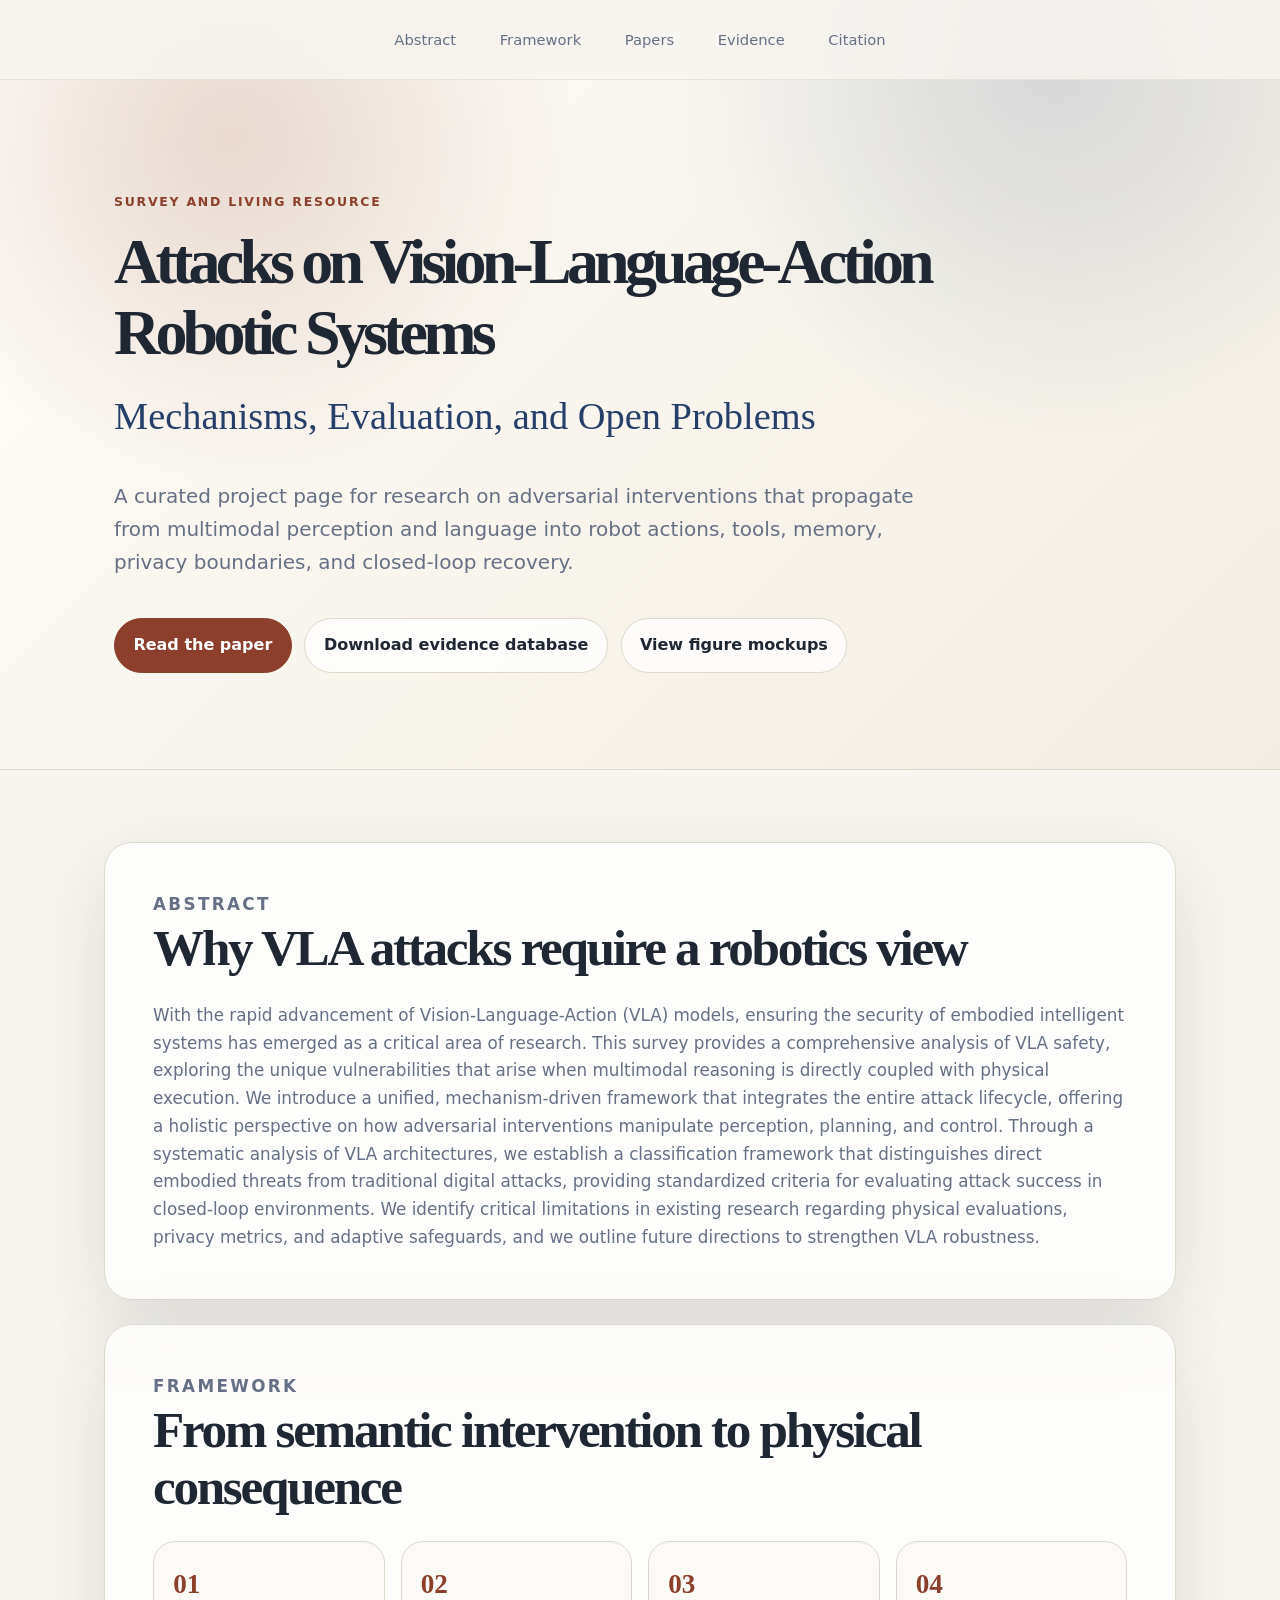
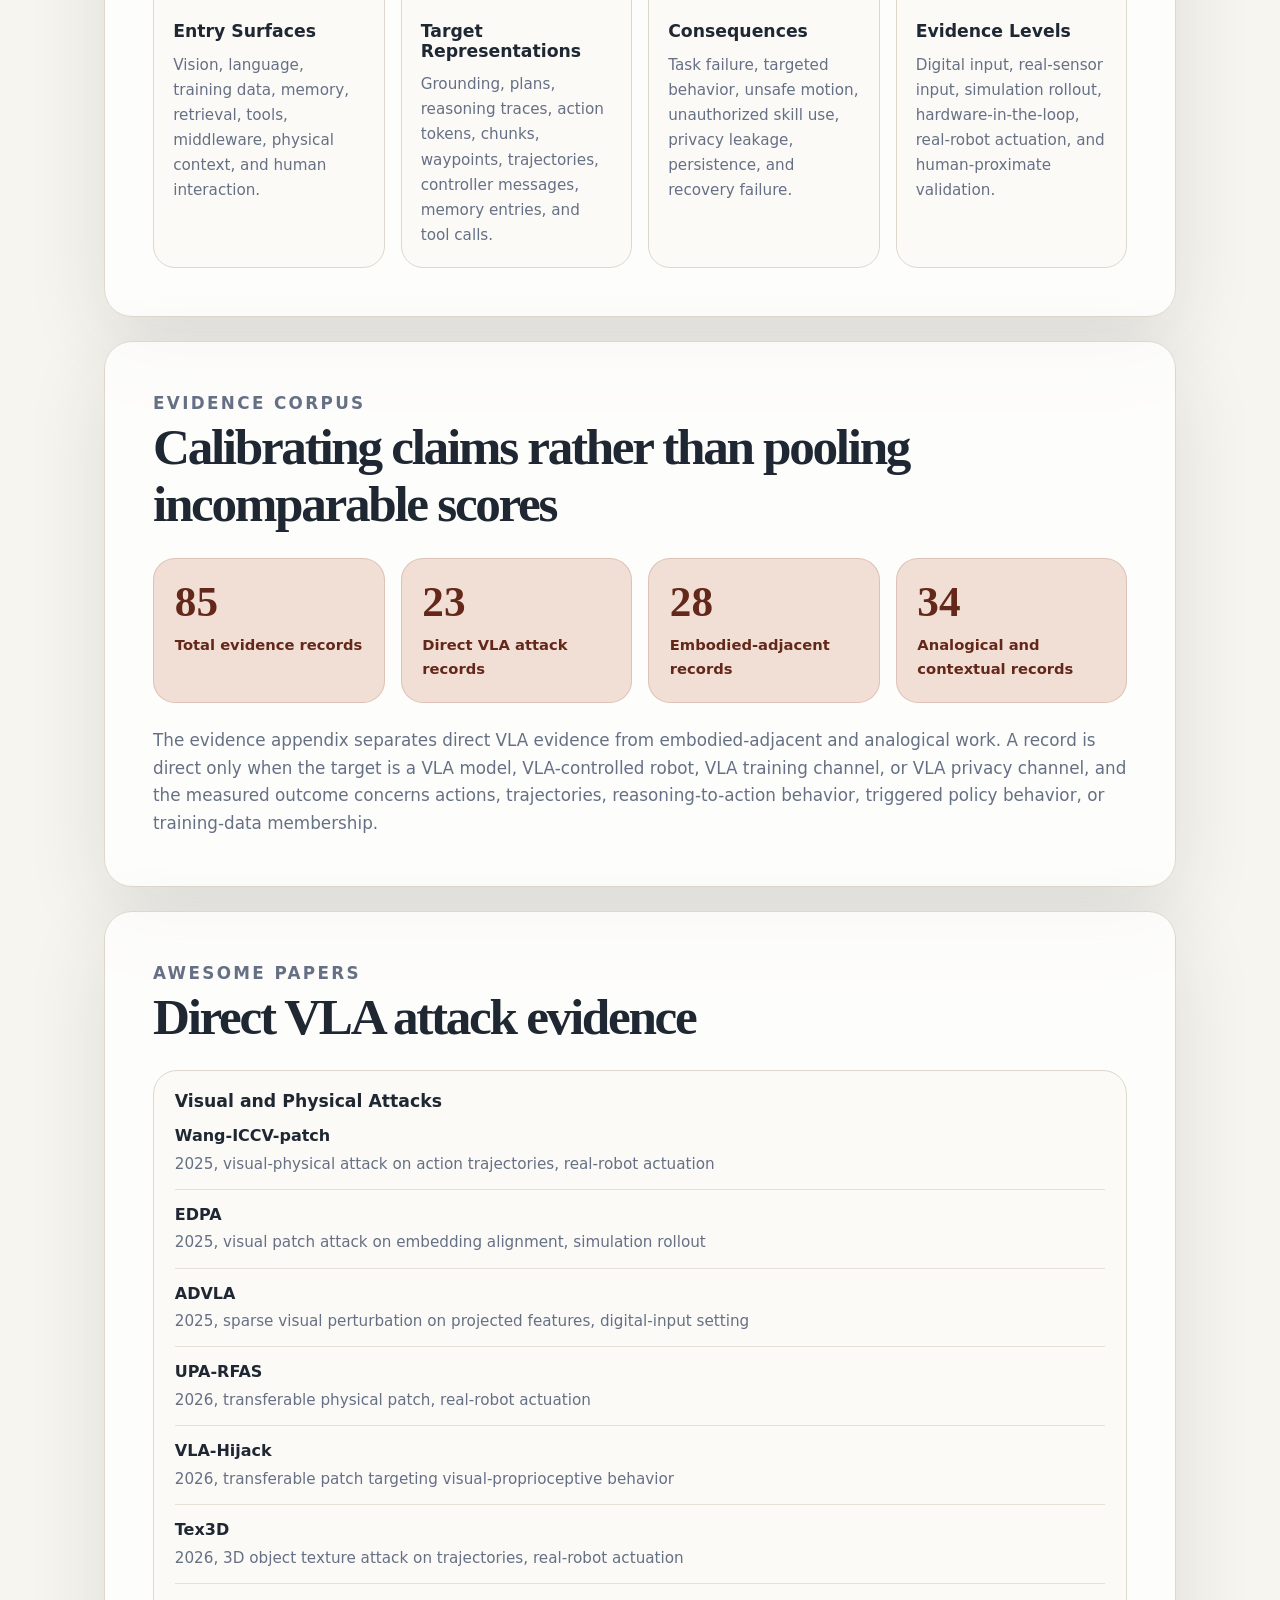
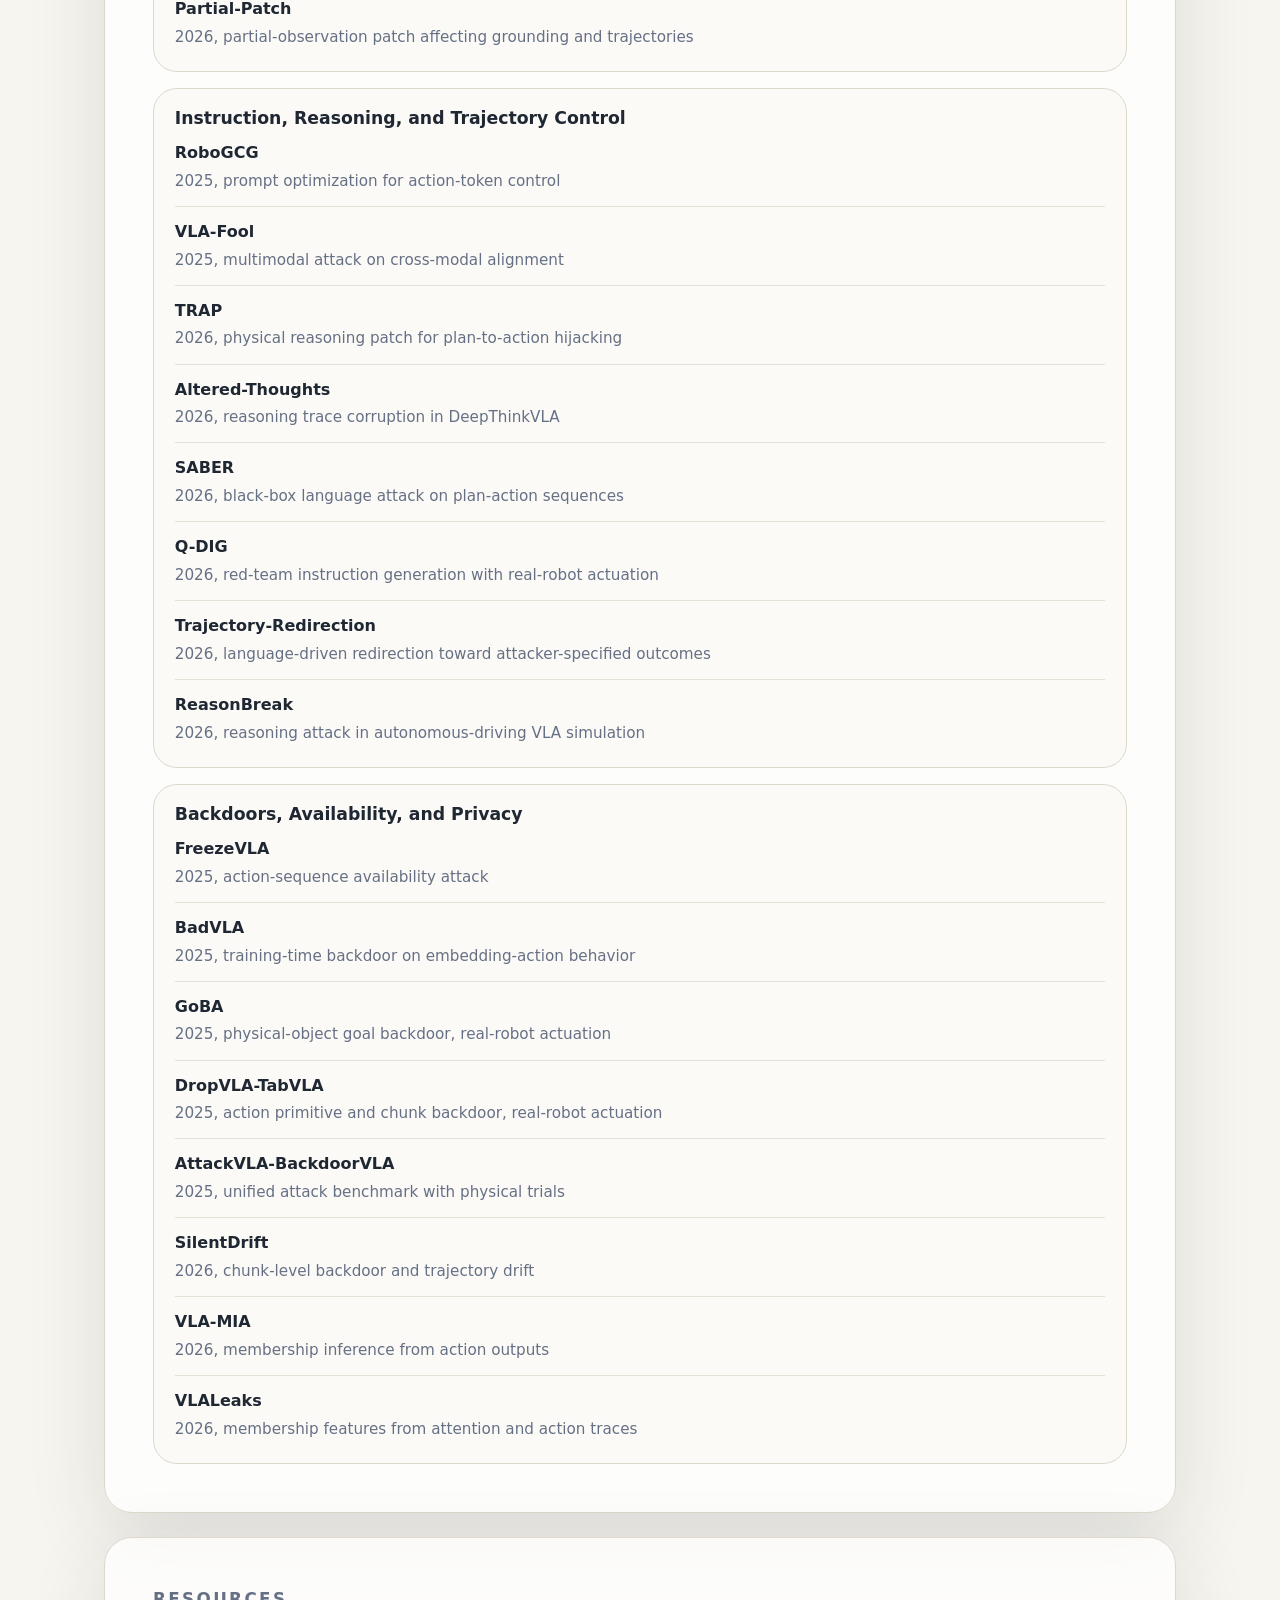
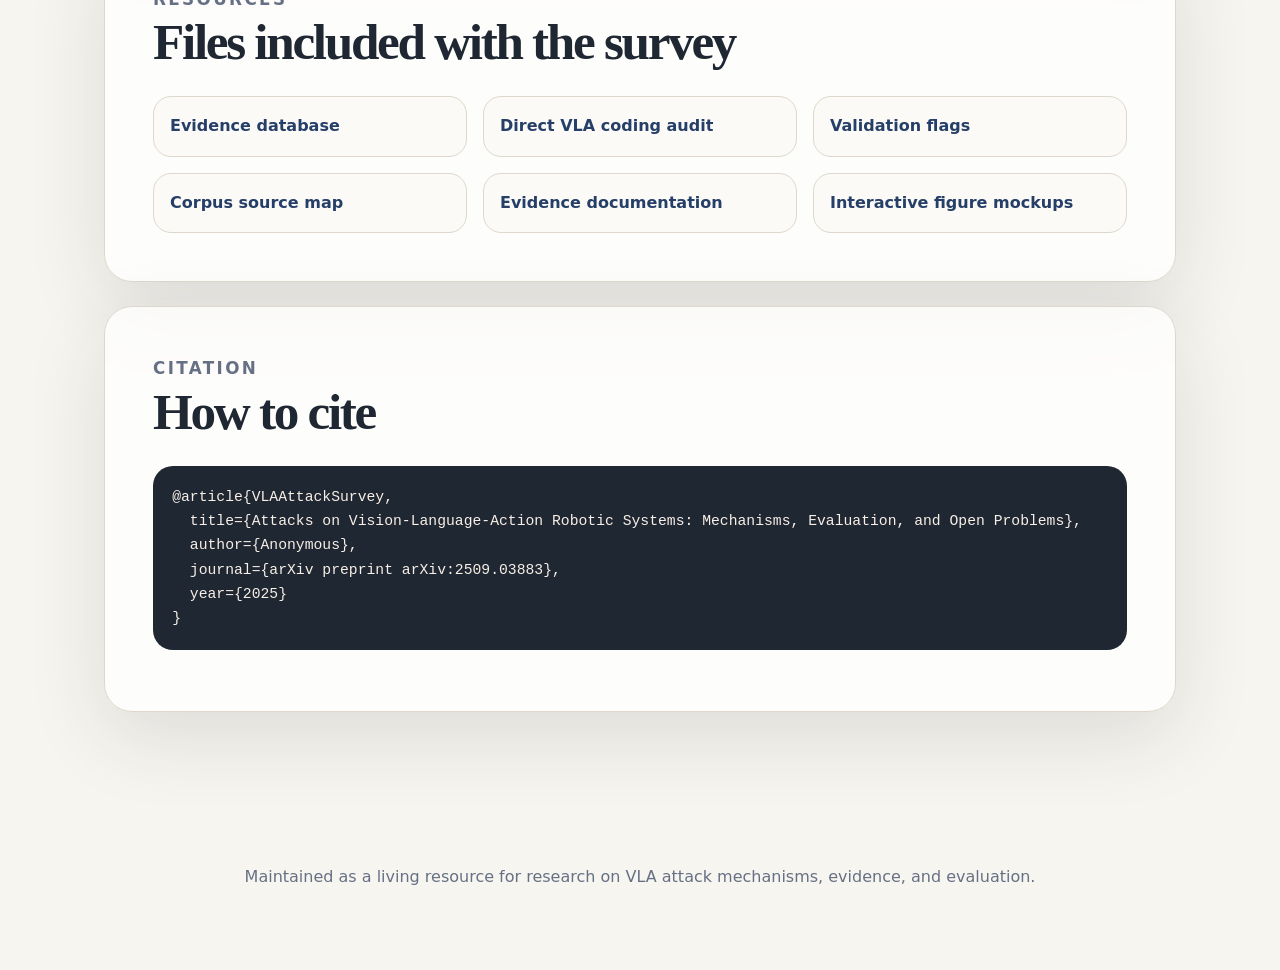
<file: index.html>
<!doctype html>
<html lang="en">
<head>
  <meta charset="utf-8">
  <meta name="viewport" content="width=device-width, initial-scale=1">
  <title>Attacks on Vision-Language-Action Robotic Systems</title>
  <meta name="description" content="Project page for the survey Attacks on Vision-Language-Action Robotic Systems: Mechanisms, Evaluation, and Open Problems.">
  <link rel="stylesheet" href="site.css">
</head>
<body>
  <header class="hero">
    <nav class="nav" aria-label="Primary">
      <a href="#abstract">Abstract</a>
      <a href="#framework">Framework</a>
      <a href="#papers">Papers</a>
      <a href="#evidence">Evidence</a>
      <a href="#citation">Citation</a>
    </nav>
    <div class="hero-inner">
      <p class="eyebrow">Survey and living resource</p>
      <h1>Attacks on Vision-Language-Action Robotic Systems</h1>
      <p class="subtitle">Mechanisms, Evaluation, and Open Problems</p>
      <p class="lead">
        A curated project page for research on adversarial interventions that propagate from multimodal perception and language into robot actions, tools, memory, privacy boundaries, and closed-loop recovery.
      </p>
      <div class="actions">
        <a class="button primary" href="main.pdf">Read the paper</a>
        <a class="button" href="tables/vla_attack_evidence_database_v2026-06-16.csv">Download evidence database</a>
        <a class="button" href="figure_mockups/index.html">View figure mockups</a>
      </div>
    </div>
  </header>

  <main>
    <section id="abstract" class="section">
      <div class="section-heading">
        <p class="kicker">Abstract</p>
        <h2>Why VLA attacks require a robotics view</h2>
      </div>
      <p>
        With the rapid advancement of Vision-Language-Action (VLA) models, ensuring the security of embodied intelligent systems has emerged as a critical area of research. This survey provides a comprehensive analysis of VLA safety, exploring the unique vulnerabilities that arise when multimodal reasoning is directly coupled with physical execution. We introduce a unified, mechanism-driven framework that integrates the entire attack lifecycle, offering a holistic perspective on how adversarial interventions manipulate perception, planning, and control. Through a systematic analysis of VLA architectures, we establish a classification framework that distinguishes direct embodied threats from traditional digital attacks, providing standardized criteria for evaluating attack success in closed-loop environments. We identify critical limitations in existing research regarding physical evaluations, privacy metrics, and adaptive safeguards, and we outline future directions to strengthen VLA robustness.
      </p>
    </section>

    <section class="section grid-section" id="framework">
      <div class="section-heading">
        <p class="kicker">Framework</p>
        <h2>From semantic intervention to physical consequence</h2>
      </div>
      <div class="cards">
        <article class="card">
          <span class="card-number">01</span>
          <h3>Entry Surfaces</h3>
          <p>Vision, language, training data, memory, retrieval, tools, middleware, physical context, and human interaction.</p>
        </article>
        <article class="card">
          <span class="card-number">02</span>
          <h3>Target Representations</h3>
          <p>Grounding, plans, reasoning traces, action tokens, chunks, waypoints, trajectories, controller messages, memory entries, and tool calls.</p>
        </article>
        <article class="card">
          <span class="card-number">03</span>
          <h3>Consequences</h3>
          <p>Task failure, targeted behavior, unsafe motion, unauthorized skill use, privacy leakage, persistence, and recovery failure.</p>
        </article>
        <article class="card">
          <span class="card-number">04</span>
          <h3>Evidence Levels</h3>
          <p>Digital input, real-sensor input, simulation rollout, hardware-in-the-loop, real-robot actuation, and human-proximate validation.</p>
        </article>
      </div>
    </section>

    <section class="section stats" id="evidence">
      <div class="section-heading">
        <p class="kicker">Evidence Corpus</p>
        <h2>Calibrating claims rather than pooling incomparable scores</h2>
      </div>
      <div class="stat-grid">
        <div class="stat">
          <strong>85</strong>
          <span>Total evidence records</span>
        </div>
        <div class="stat">
          <strong>23</strong>
          <span>Direct VLA attack records</span>
        </div>
        <div class="stat">
          <strong>28</strong>
          <span>Embodied-adjacent records</span>
        </div>
        <div class="stat">
          <strong>34</strong>
          <span>Analogical and contextual records</span>
        </div>
      </div>
      <p>
        The evidence appendix separates direct VLA evidence from embodied-adjacent and analogical work. A record is direct only when the target is a VLA model, VLA-controlled robot, VLA training channel, or VLA privacy channel, and the measured outcome concerns actions, trajectories, reasoning-to-action behavior, triggered policy behavior, or training-data membership.
      </p>
    </section>

    <section class="section" id="papers">
      <div class="section-heading">
        <p class="kicker">Awesome Papers</p>
        <h2>Direct VLA attack evidence</h2>
      </div>
      <div class="paper-groups">
        <article class="paper-group">
          <h3>Visual and Physical Attacks</h3>
          <ul>
            <li><strong>Wang-ICCV-patch</strong> <span>2025, visual-physical attack on action trajectories, real-robot actuation</span></li>
            <li><strong>EDPA</strong> <span>2025, visual patch attack on embedding alignment, simulation rollout</span></li>
            <li><strong>ADVLA</strong> <span>2025, sparse visual perturbation on projected features, digital-input setting</span></li>
            <li><strong>UPA-RFAS</strong> <span>2026, transferable physical patch, real-robot actuation</span></li>
            <li><strong>VLA-Hijack</strong> <span>2026, transferable patch targeting visual-proprioceptive behavior</span></li>
            <li><strong>Tex3D</strong> <span>2026, 3D object texture attack on trajectories, real-robot actuation</span></li>
            <li><strong>Partial-Patch</strong> <span>2026, partial-observation patch affecting grounding and trajectories</span></li>
          </ul>
        </article>
        <article class="paper-group">
          <h3>Instruction, Reasoning, and Trajectory Control</h3>
          <ul>
            <li><strong>RoboGCG</strong> <span>2025, prompt optimization for action-token control</span></li>
            <li><strong>VLA-Fool</strong> <span>2025, multimodal attack on cross-modal alignment</span></li>
            <li><strong>TRAP</strong> <span>2026, physical reasoning patch for plan-to-action hijacking</span></li>
            <li><strong>Altered-Thoughts</strong> <span>2026, reasoning trace corruption in DeepThinkVLA</span></li>
            <li><strong>SABER</strong> <span>2026, black-box language attack on plan-action sequences</span></li>
            <li><strong>Q-DIG</strong> <span>2026, red-team instruction generation with real-robot actuation</span></li>
            <li><strong>Trajectory-Redirection</strong> <span>2026, language-driven redirection toward attacker-specified outcomes</span></li>
            <li><strong>ReasonBreak</strong> <span>2026, reasoning attack in autonomous-driving VLA simulation</span></li>
          </ul>
        </article>
        <article class="paper-group">
          <h3>Backdoors, Availability, and Privacy</h3>
          <ul>
            <li><strong>FreezeVLA</strong> <span>2025, action-sequence availability attack</span></li>
            <li><strong>BadVLA</strong> <span>2025, training-time backdoor on embedding-action behavior</span></li>
            <li><strong>GoBA</strong> <span>2025, physical-object goal backdoor, real-robot actuation</span></li>
            <li><strong>DropVLA-TabVLA</strong> <span>2025, action primitive and chunk backdoor, real-robot actuation</span></li>
            <li><strong>AttackVLA-BackdoorVLA</strong> <span>2025, unified attack benchmark with physical trials</span></li>
            <li><strong>SilentDrift</strong> <span>2026, chunk-level backdoor and trajectory drift</span></li>
            <li><strong>VLA-MIA</strong> <span>2026, membership inference from action outputs</span></li>
            <li><strong>VLALeaks</strong> <span>2026, membership features from attention and action traces</span></li>
          </ul>
        </article>
      </div>
    </section>

    <section class="section resources">
      <div class="section-heading">
        <p class="kicker">Resources</p>
        <h2>Files included with the survey</h2>
      </div>
      <div class="resource-grid">
        <a href="tables/vla_attack_evidence_database_v2026-06-16.csv">Evidence database</a>
        <a href="tables/direct_vla_coding_audit_v2026-06-16.csv">Direct VLA coding audit</a>
        <a href="tables/direct_vla_validation_flags_v2026-06-16.csv">Validation flags</a>
        <a href="tables/vla_attack_corpus_source_v2026-06-16.csv">Corpus source map</a>
        <a href="tables/README_vla_attack_evidence_database.md">Evidence documentation</a>
        <a href="figure_mockups/index.html">Interactive figure mockups</a>
      </div>
    </section>

    <section class="section" id="citation">
      <div class="section-heading">
        <p class="kicker">Citation</p>
        <h2>How to cite</h2>
      </div>
      <pre><code>@article{VLAAttackSurvey,
  title={Attacks on Vision-Language-Action Robotic Systems: Mechanisms, Evaluation, and Open Problems},
  author={Anonymous},
  journal={arXiv preprint arXiv:2509.03883},
  year={2025}
}</code></pre>
    </section>
  </main>

  <footer class="footer">
    <p>Maintained as a living resource for research on VLA attack mechanisms, evidence, and evaluation.</p>
  </footer>
</body>
</html>
</file>
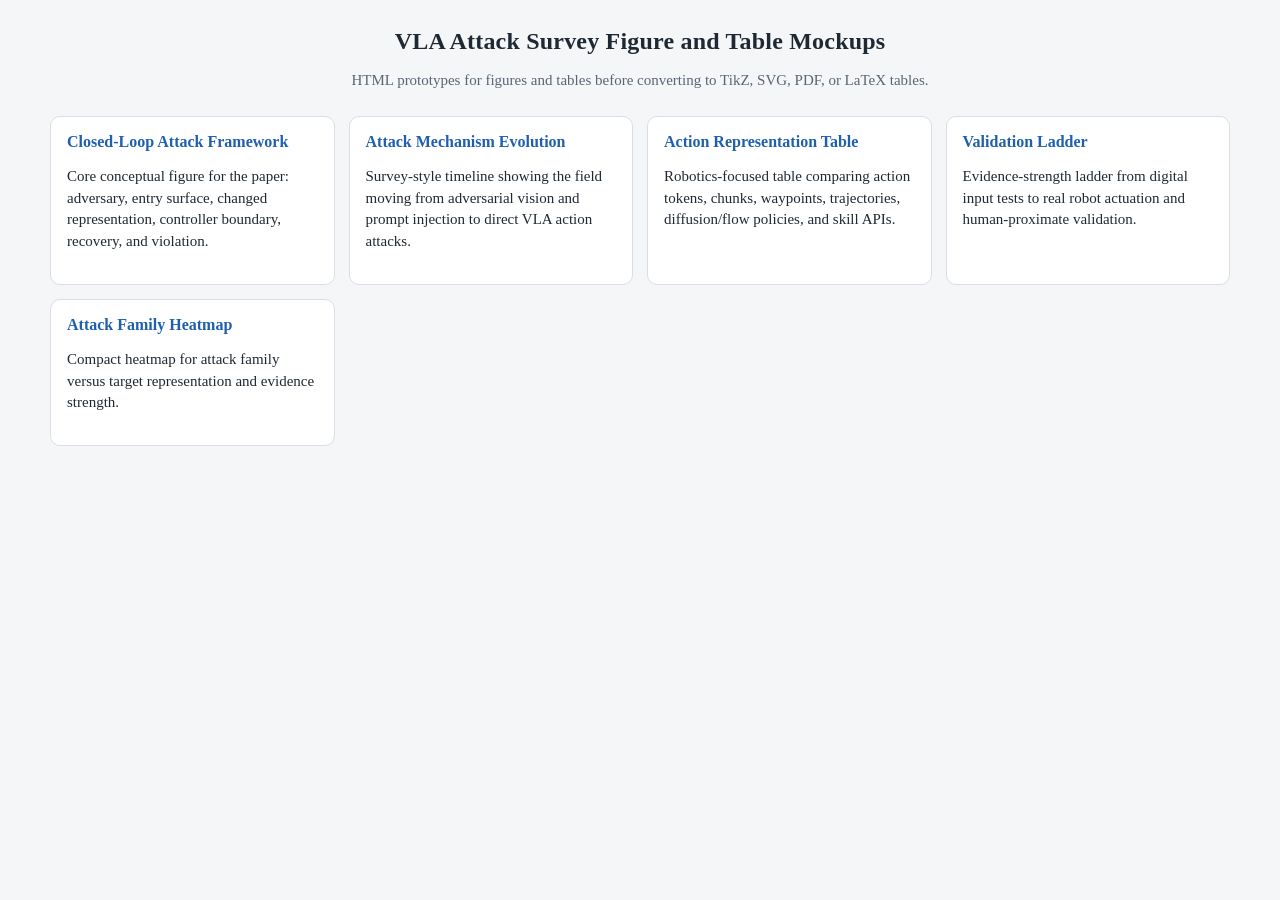
<file: figure_mockups/index.html>
<!DOCTYPE html>
<html lang="en">
<head>
  <meta charset="UTF-8">
  <title>VLA Attack Survey Figure Mockups</title>
  <link rel="stylesheet" href="style.css">
</head>
<body>
  <div class="page">
    <h1>VLA Attack Survey Figure and Table Mockups</h1>
    <p class="subtitle">HTML prototypes for figures and tables before converting to TikZ, SVG, PDF, or LaTeX tables.</p>

    <div class="grid cards">
      <div class="card">
        <a href="closed_loop_attack_framework.html">Closed-Loop Attack Framework</a>
        <p>Core conceptual figure for the paper: adversary, entry surface, changed representation, controller boundary, recovery, and violation.</p>
      </div>
      <div class="card">
        <a href="attack_evolution_timeline.html">Attack Mechanism Evolution</a>
        <p>Survey-style timeline showing the field moving from adversarial vision and prompt injection to direct VLA action attacks.</p>
      </div>
      <div class="card">
        <a href="action_representation_table.html">Action Representation Table</a>
        <p>Robotics-focused table comparing action tokens, chunks, waypoints, trajectories, diffusion/flow policies, and skill APIs.</p>
      </div>
      <div class="card">
        <a href="validation_ladder.html">Validation Ladder</a>
        <p>Evidence-strength ladder from digital input tests to real robot actuation and human-proximate validation.</p>
      </div>
      <div class="card">
        <a href="attack_family_heatmap.html">Attack Family Heatmap</a>
        <p>Compact heatmap for attack family versus target representation and evidence strength.</p>
      </div>
    </div>
  </div>
</body>
</html>
</file>
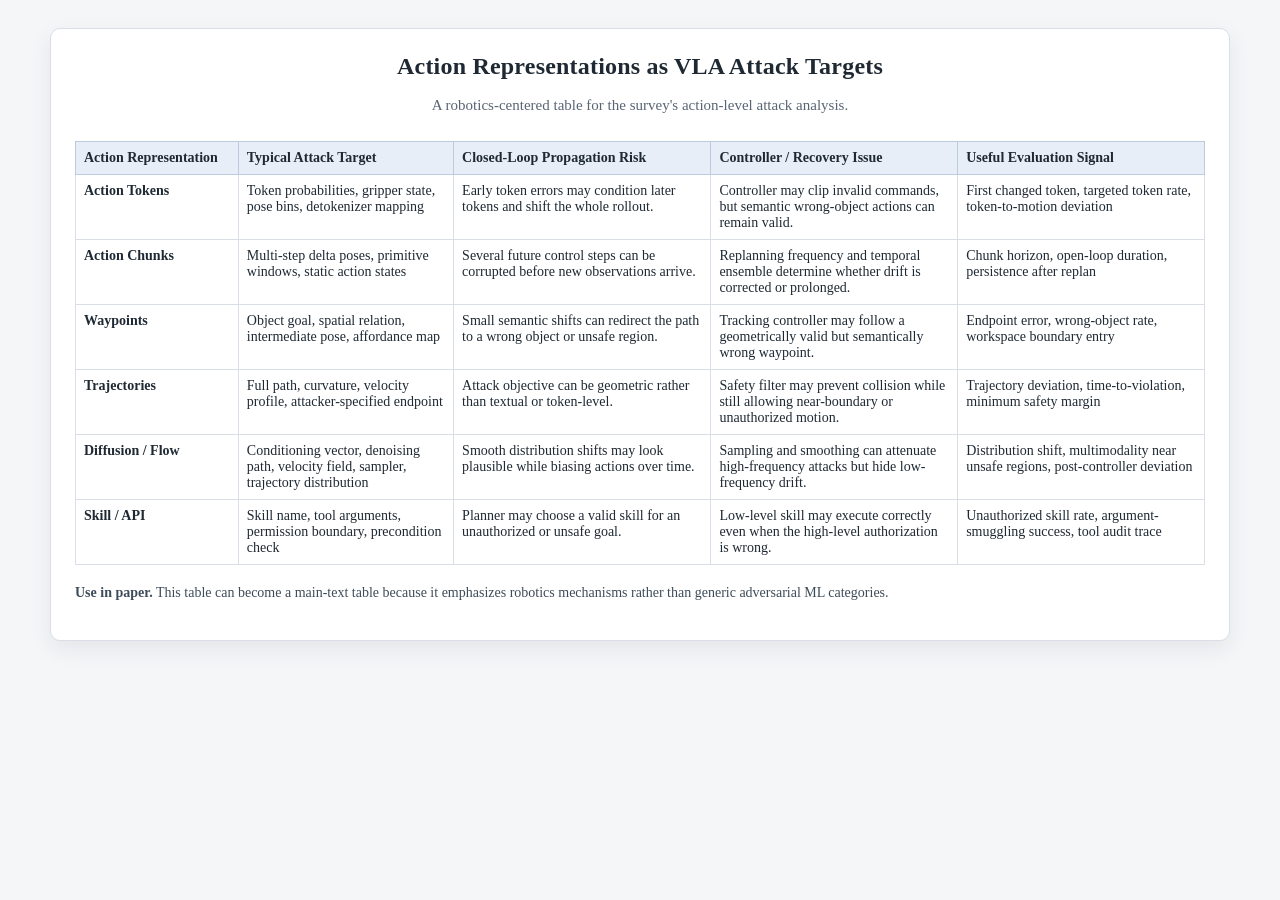
<file: figure_mockups/action_representation_table.html>
<!DOCTYPE html>
<html lang="en">
<head>
  <meta charset="UTF-8">
  <title>Action Representation Attack Table</title>
  <link rel="stylesheet" href="style.css">
</head>
<body>
  <div class="page">
    <div class="figure">
      <h1>Action Representations as VLA Attack Targets</h1>
      <p class="subtitle">A robotics-centered table for the survey's action-level attack analysis.</p>

      <table>
        <thead>
          <tr>
            <th style="width: 14%;">Action Representation</th>
            <th style="width: 19%;">Typical Attack Target</th>
            <th style="width: 23%;">Closed-Loop Propagation Risk</th>
            <th style="width: 22%;">Controller / Recovery Issue</th>
            <th style="width: 22%;">Useful Evaluation Signal</th>
          </tr>
        </thead>
        <tbody>
          <tr>
            <td><b>Action Tokens</b></td>
            <td>Token probabilities, gripper state, pose bins, detokenizer mapping</td>
            <td>Early token errors may condition later tokens and shift the whole rollout.</td>
            <td>Controller may clip invalid commands, but semantic wrong-object actions can remain valid.</td>
            <td>First changed token, targeted token rate, token-to-motion deviation</td>
          </tr>
          <tr>
            <td><b>Action Chunks</b></td>
            <td>Multi-step delta poses, primitive windows, static action states</td>
            <td>Several future control steps can be corrupted before new observations arrive.</td>
            <td>Replanning frequency and temporal ensemble determine whether drift is corrected or prolonged.</td>
            <td>Chunk horizon, open-loop duration, persistence after replan</td>
          </tr>
          <tr>
            <td><b>Waypoints</b></td>
            <td>Object goal, spatial relation, intermediate pose, affordance map</td>
            <td>Small semantic shifts can redirect the path to a wrong object or unsafe region.</td>
            <td>Tracking controller may follow a geometrically valid but semantically wrong waypoint.</td>
            <td>Endpoint error, wrong-object rate, workspace boundary entry</td>
          </tr>
          <tr>
            <td><b>Trajectories</b></td>
            <td>Full path, curvature, velocity profile, attacker-specified endpoint</td>
            <td>Attack objective can be geometric rather than textual or token-level.</td>
            <td>Safety filter may prevent collision while still allowing near-boundary or unauthorized motion.</td>
            <td>Trajectory deviation, time-to-violation, minimum safety margin</td>
          </tr>
          <tr>
            <td><b>Diffusion / Flow</b></td>
            <td>Conditioning vector, denoising path, velocity field, sampler, trajectory distribution</td>
            <td>Smooth distribution shifts may look plausible while biasing actions over time.</td>
            <td>Sampling and smoothing can attenuate high-frequency attacks but hide low-frequency drift.</td>
            <td>Distribution shift, multimodality near unsafe regions, post-controller deviation</td>
          </tr>
          <tr>
            <td><b>Skill / API</b></td>
            <td>Skill name, tool arguments, permission boundary, precondition check</td>
            <td>Planner may choose a valid skill for an unauthorized or unsafe goal.</td>
            <td>Low-level skill may execute correctly even when the high-level authorization is wrong.</td>
            <td>Unauthorized skill rate, argument-smuggling success, tool audit trace</td>
          </tr>
        </tbody>
      </table>

      <p class="caption">
        <b>Use in paper.</b> This table can become a main-text table because it emphasizes robotics mechanisms rather than generic adversarial ML categories.
      </p>
    </div>
  </div>
</body>
</html>
</file>
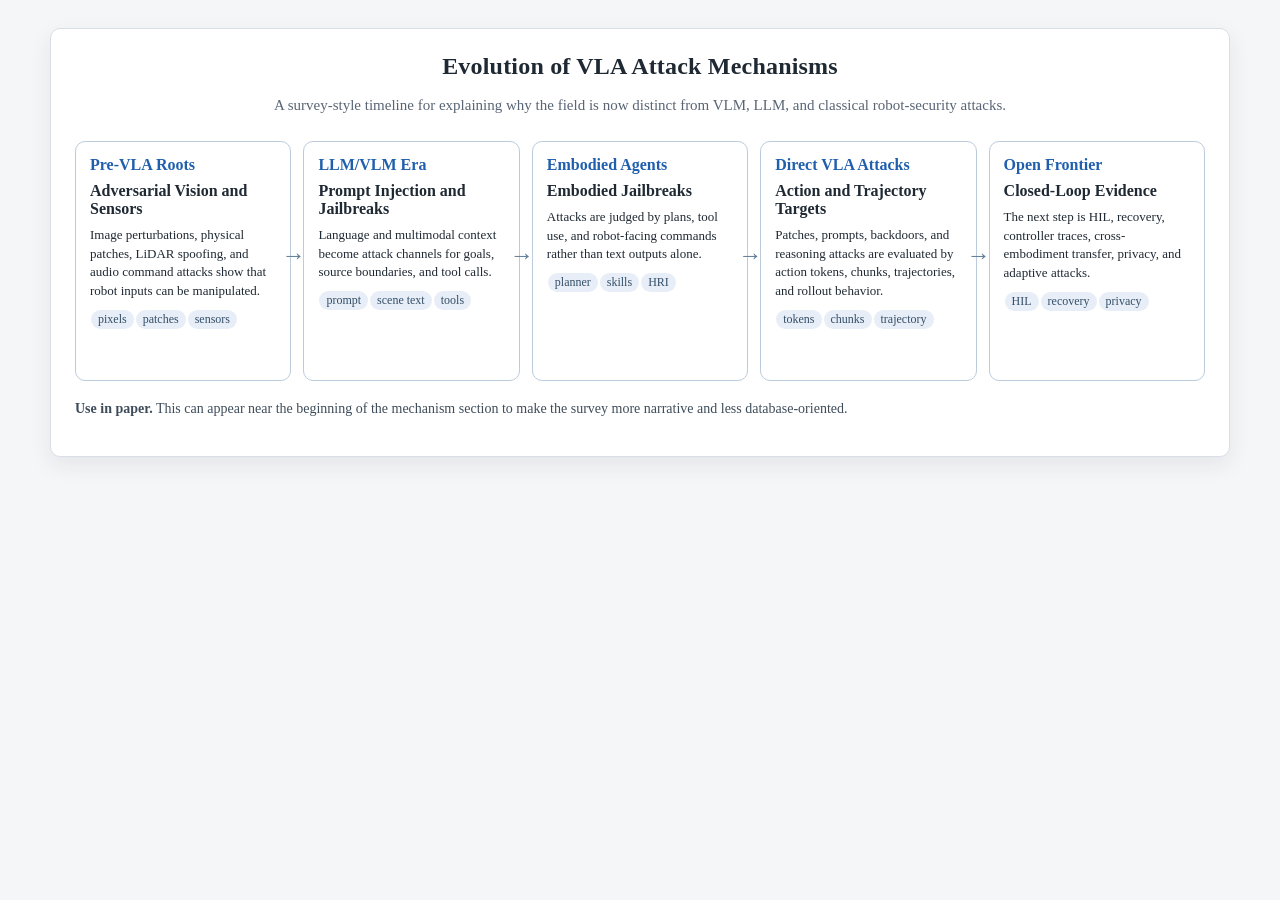
<file: figure_mockups/attack_evolution_timeline.html>
<!DOCTYPE html>
<html lang="en">
<head>
  <meta charset="UTF-8">
  <title>VLA Attack Mechanism Evolution</title>
  <link rel="stylesheet" href="style.css">
  <style>
    .timeline {
      display: grid;
      grid-template-columns: repeat(5, 1fr);
      gap: 12px;
      align-items: stretch;
    }
    .stage {
      border: 1.5px solid #bcccdc;
      border-radius: 10px;
      padding: 14px;
      background: #ffffff;
      min-height: 210px;
      position: relative;
    }
    .stage::after {
      content: "→";
      position: absolute;
      right: -15px;
      top: 42%;
      font-size: 24px;
      color: #627d98;
    }
    .stage:last-child::after {
      content: "";
    }
    .year {
      font-weight: bold;
      color: #1f5fae;
      margin-bottom: 8px;
    }
    .stage h2 {
      margin: 0 0 8px;
      font-size: 16px;
    }
    .stage p {
      font-size: 13px;
      margin: 0 0 8px;
    }
  </style>
</head>
<body>
  <div class="page">
    <div class="figure">
      <h1>Evolution of VLA Attack Mechanisms</h1>
      <p class="subtitle">A survey-style timeline for explaining why the field is now distinct from VLM, LLM, and classical robot-security attacks.</p>

      <div class="timeline">
        <div class="stage">
          <div class="year">Pre-VLA Roots</div>
          <h2>Adversarial Vision and Sensors</h2>
          <p>Image perturbations, physical patches, LiDAR spoofing, and audio command attacks show that robot inputs can be manipulated.</p>
          <span class="tag">pixels</span><span class="tag">patches</span><span class="tag">sensors</span>
        </div>

        <div class="stage">
          <div class="year">LLM/VLM Era</div>
          <h2>Prompt Injection and Jailbreaks</h2>
          <p>Language and multimodal context become attack channels for goals, source boundaries, and tool calls.</p>
          <span class="tag">prompt</span><span class="tag">scene text</span><span class="tag">tools</span>
        </div>

        <div class="stage">
          <div class="year">Embodied Agents</div>
          <h2>Embodied Jailbreaks</h2>
          <p>Attacks are judged by plans, tool use, and robot-facing commands rather than text outputs alone.</p>
          <span class="tag">planner</span><span class="tag">skills</span><span class="tag">HRI</span>
        </div>

        <div class="stage">
          <div class="year">Direct VLA Attacks</div>
          <h2>Action and Trajectory Targets</h2>
          <p>Patches, prompts, backdoors, and reasoning attacks are evaluated by action tokens, chunks, trajectories, and rollout behavior.</p>
          <span class="tag">tokens</span><span class="tag">chunks</span><span class="tag">trajectory</span>
        </div>

        <div class="stage">
          <div class="year">Open Frontier</div>
          <h2>Closed-Loop Evidence</h2>
          <p>The next step is HIL, recovery, controller traces, cross-embodiment transfer, privacy, and adaptive attacks.</p>
          <span class="tag">HIL</span><span class="tag">recovery</span><span class="tag">privacy</span>
        </div>
      </div>

      <p class="caption">
        <b>Use in paper.</b> This can appear near the beginning of the mechanism section to make the survey more narrative and less database-oriented.
      </p>
    </div>
  </div>
</body>
</html>
</file>
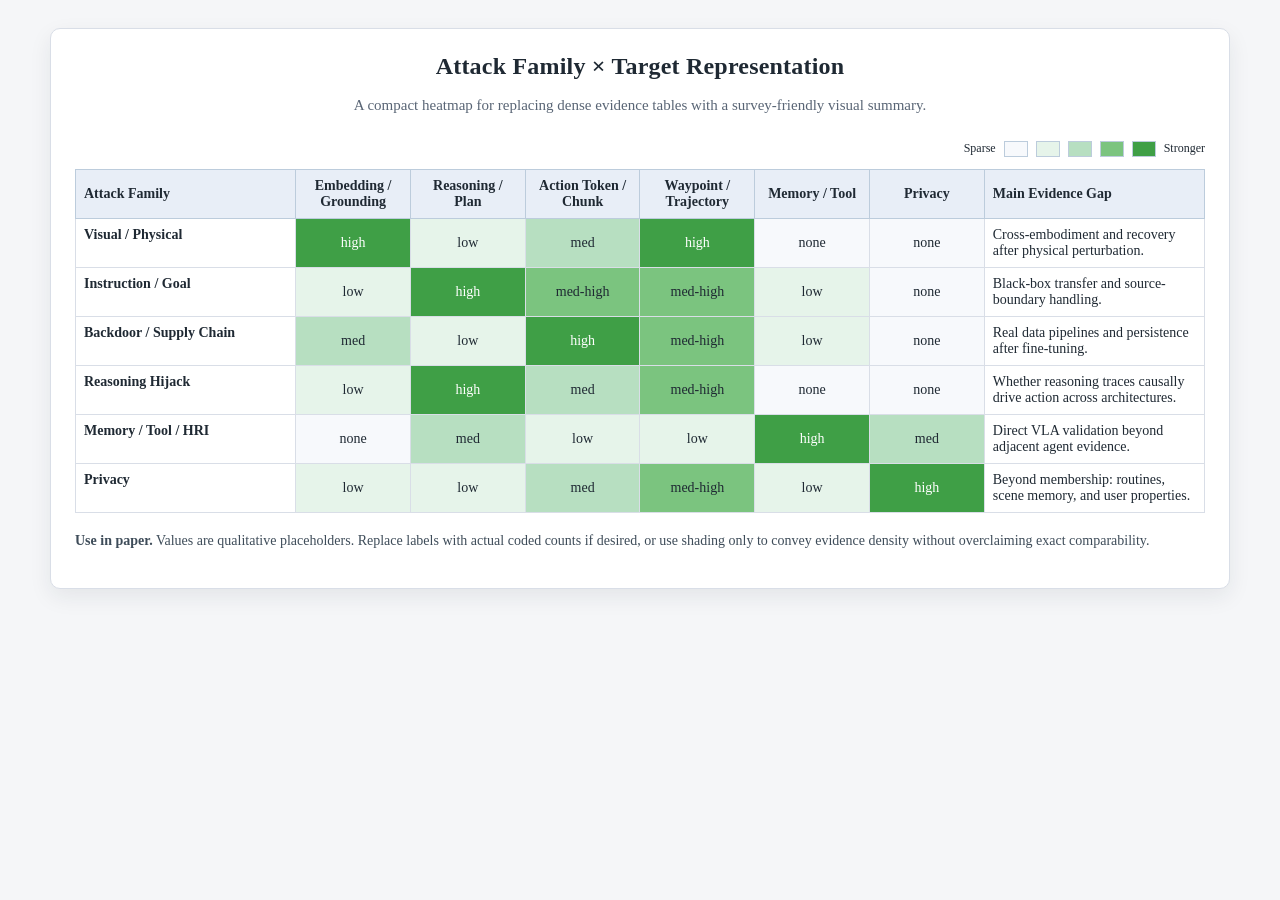
<file: figure_mockups/attack_family_heatmap.html>
<!DOCTYPE html>
<html lang="en">
<head>
  <meta charset="UTF-8">
  <title>Attack Family Heatmap</title>
  <link rel="stylesheet" href="style.css">
  <style>
    td.center, th.center {
      text-align: center;
      vertical-align: middle;
    }
    .legend {
      display: flex;
      gap: 8px;
      align-items: center;
      justify-content: flex-end;
      margin: 12px 0;
      font-size: 12px;
    }
    .swatch {
      width: 22px;
      height: 14px;
      border: 1px solid #bcccdc;
      display: inline-block;
    }
  </style>
</head>
<body>
  <div class="page">
    <div class="figure">
      <h1>Attack Family × Target Representation</h1>
      <p class="subtitle">A compact heatmap for replacing dense evidence tables with a survey-friendly visual summary.</p>

      <div class="legend">
        Sparse
        <span class="swatch heat-0"></span>
        <span class="swatch heat-1"></span>
        <span class="swatch heat-2"></span>
        <span class="swatch heat-3"></span>
        <span class="swatch heat-4"></span>
        Stronger
      </div>

      <table>
        <thead>
          <tr>
            <th style="width: 18%;">Attack Family</th>
            <th class="center">Embedding / Grounding</th>
            <th class="center">Reasoning / Plan</th>
            <th class="center">Action Token / Chunk</th>
            <th class="center">Waypoint / Trajectory</th>
            <th class="center">Memory / Tool</th>
            <th class="center">Privacy</th>
            <th style="width: 18%;">Main Evidence Gap</th>
          </tr>
        </thead>
        <tbody>
          <tr>
            <td><b>Visual / Physical</b></td>
            <td class="center heat-4">high</td>
            <td class="center heat-1">low</td>
            <td class="center heat-2">med</td>
            <td class="center heat-4">high</td>
            <td class="center heat-0">none</td>
            <td class="center heat-0">none</td>
            <td>Cross-embodiment and recovery after physical perturbation.</td>
          </tr>
          <tr>
            <td><b>Instruction / Goal</b></td>
            <td class="center heat-1">low</td>
            <td class="center heat-4">high</td>
            <td class="center heat-3">med-high</td>
            <td class="center heat-3">med-high</td>
            <td class="center heat-1">low</td>
            <td class="center heat-0">none</td>
            <td>Black-box transfer and source-boundary handling.</td>
          </tr>
          <tr>
            <td><b>Backdoor / Supply Chain</b></td>
            <td class="center heat-2">med</td>
            <td class="center heat-1">low</td>
            <td class="center heat-4">high</td>
            <td class="center heat-3">med-high</td>
            <td class="center heat-1">low</td>
            <td class="center heat-0">none</td>
            <td>Real data pipelines and persistence after fine-tuning.</td>
          </tr>
          <tr>
            <td><b>Reasoning Hijack</b></td>
            <td class="center heat-1">low</td>
            <td class="center heat-4">high</td>
            <td class="center heat-2">med</td>
            <td class="center heat-3">med-high</td>
            <td class="center heat-0">none</td>
            <td class="center heat-0">none</td>
            <td>Whether reasoning traces causally drive action across architectures.</td>
          </tr>
          <tr>
            <td><b>Memory / Tool / HRI</b></td>
            <td class="center heat-0">none</td>
            <td class="center heat-2">med</td>
            <td class="center heat-1">low</td>
            <td class="center heat-1">low</td>
            <td class="center heat-4">high</td>
            <td class="center heat-2">med</td>
            <td>Direct VLA validation beyond adjacent agent evidence.</td>
          </tr>
          <tr>
            <td><b>Privacy</b></td>
            <td class="center heat-1">low</td>
            <td class="center heat-1">low</td>
            <td class="center heat-2">med</td>
            <td class="center heat-3">med-high</td>
            <td class="center heat-1">low</td>
            <td class="center heat-4">high</td>
            <td>Beyond membership: routines, scene memory, and user properties.</td>
          </tr>
        </tbody>
      </table>

      <p class="caption">
        <b>Use in paper.</b> Values are qualitative placeholders. Replace labels with actual coded counts if desired, or use shading only to convey evidence density without overclaiming exact comparability.
      </p>
    </div>
  </div>
</body>
</html>
</file>
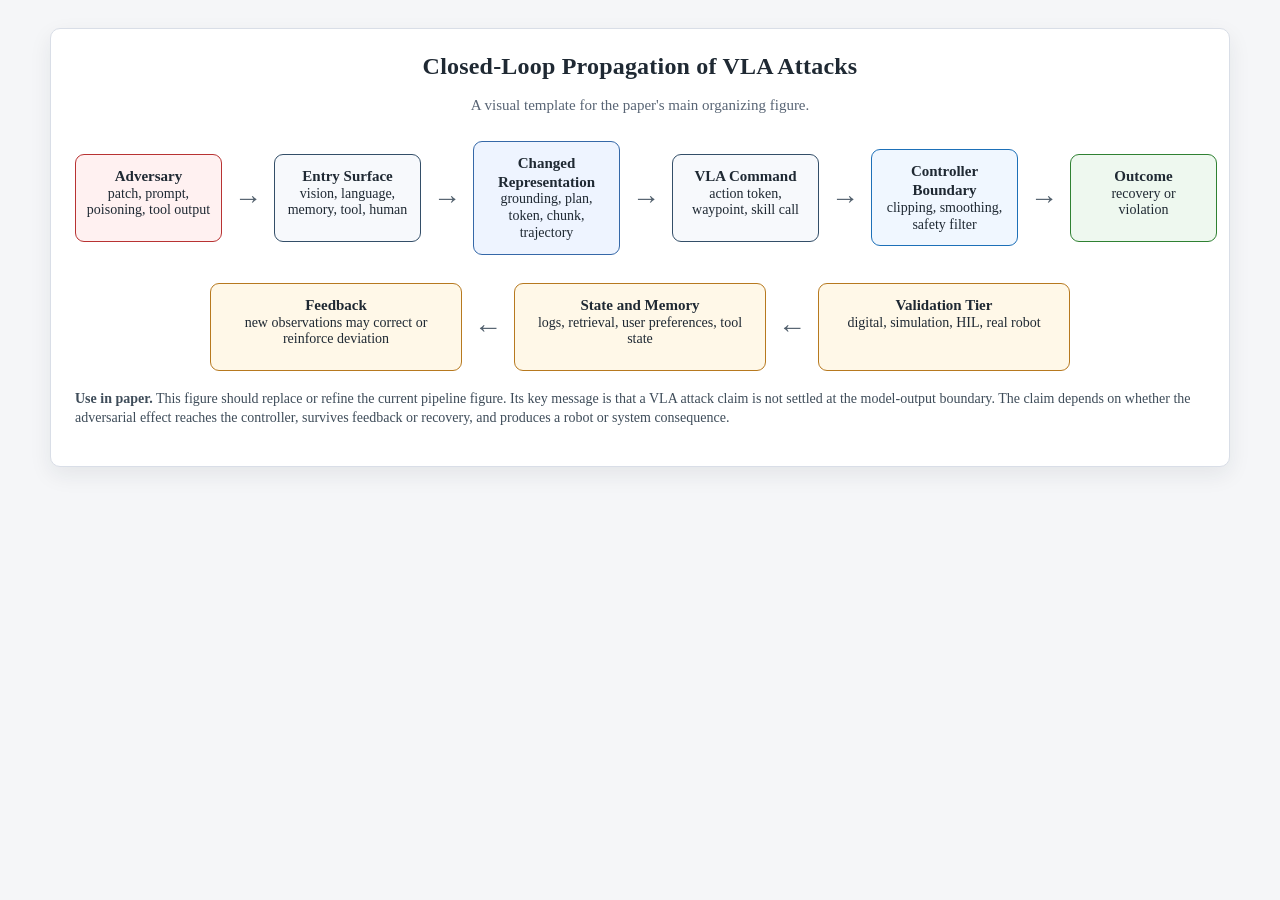
<file: figure_mockups/closed_loop_attack_framework.html>
<!DOCTYPE html>
<html lang="en">
<head>
  <meta charset="UTF-8">
  <title>Closed-Loop VLA Attack Framework</title>
  <link rel="stylesheet" href="style.css">
</head>
<body>
  <div class="page">
    <div class="figure">
      <h1>Closed-Loop Propagation of VLA Attacks</h1>
      <p class="subtitle">A visual template for the paper's main organizing figure.</p>

      <div class="row">
        <div class="box attack">
          <b>Adversary</b><br>
          patch, prompt,<br>poisoning, tool output
        </div>
        <div class="arrow">&rarr;</div>
        <div class="box">
          <b>Entry Surface</b><br>
          vision, language,<br>memory, tool, human
        </div>
        <div class="arrow">&rarr;</div>
        <div class="box repr">
          <b>Changed Representation</b><br>
          grounding, plan,<br>token, chunk, trajectory
        </div>
        <div class="arrow">&rarr;</div>
        <div class="box">
          <b>VLA Command</b><br>
          action token,<br>waypoint, skill call
        </div>
        <div class="arrow">&rarr;</div>
        <div class="box control">
          <b>Controller Boundary</b><br>
          clipping, smoothing,<br>safety filter
        </div>
        <div class="arrow">&rarr;</div>
        <div class="box outcome">
          <b>Outcome</b><br>
          recovery or<br>violation
        </div>
      </div>

      <div style="height: 28px;"></div>

      <div class="row" style="justify-content: center;">
        <div class="box support" style="width: 230px;">
          <b>Feedback</b><br>
          new observations may correct or reinforce deviation
        </div>
        <div class="arrow">&larr;</div>
        <div class="box support" style="width: 230px;">
          <b>State and Memory</b><br>
          logs, retrieval, user preferences, tool state
        </div>
        <div class="arrow">&larr;</div>
        <div class="box support" style="width: 230px;">
          <b>Validation Tier</b><br>
          digital, simulation, HIL, real robot
        </div>
      </div>

      <p class="caption">
        <b>Use in paper.</b> This figure should replace or refine the current pipeline figure. Its key message is that a VLA attack claim is not settled at the model-output boundary. The claim depends on whether the adversarial effect reaches the controller, survives feedback or recovery, and produces a robot or system consequence.
      </p>
    </div>
  </div>
</body>
</html>
</file>
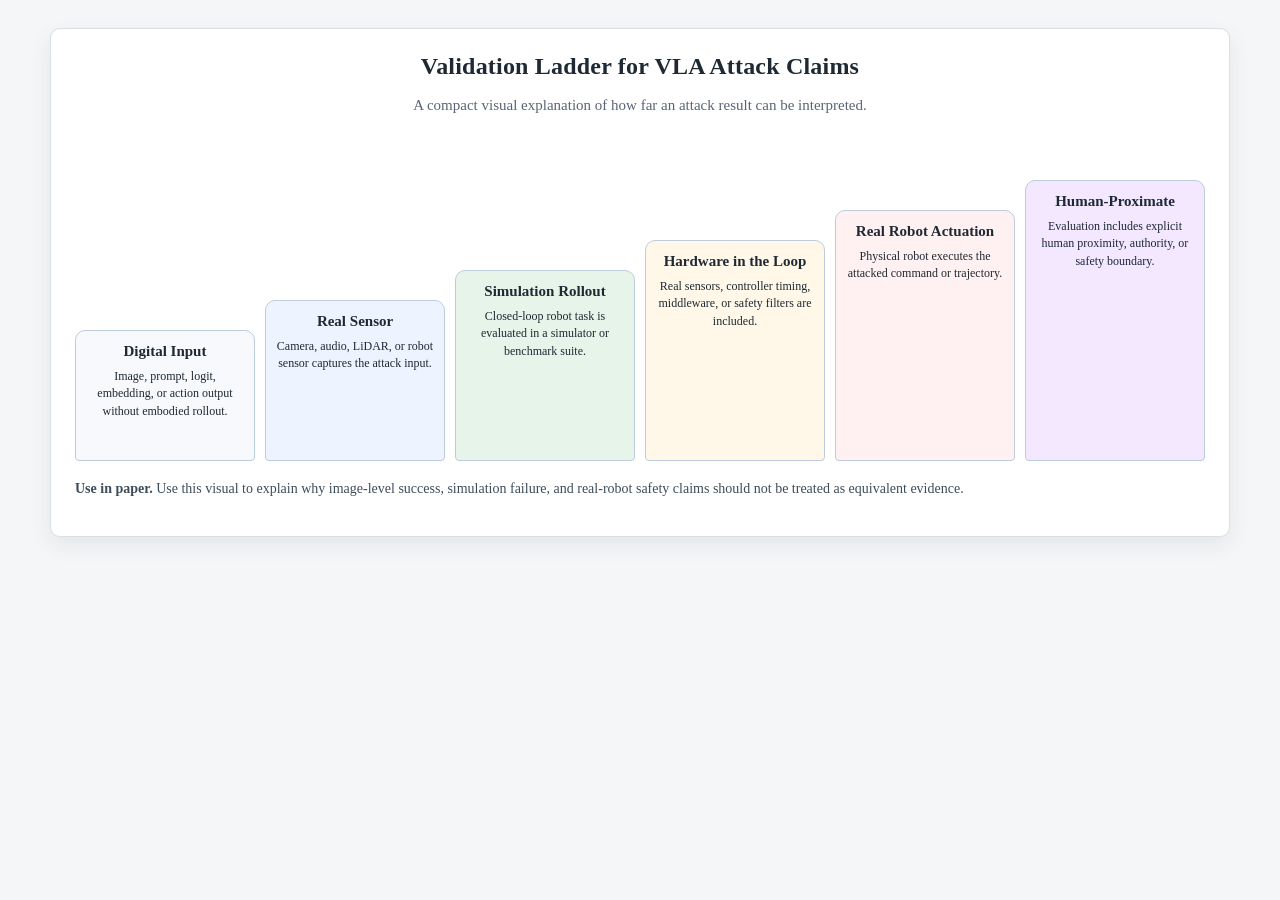
<file: figure_mockups/validation_ladder.html>
<!DOCTYPE html>
<html lang="en">
<head>
  <meta charset="UTF-8">
  <title>Validation Ladder</title>
  <link rel="stylesheet" href="style.css">
  <style>
    .ladder {
      display: grid;
      grid-template-columns: repeat(6, 1fr);
      gap: 10px;
      align-items: end;
      min-height: 320px;
    }
    .rung {
      border: 1.5px solid #bcccdc;
      border-radius: 10px 10px 4px 4px;
      padding: 12px 10px;
      text-align: center;
      background: #f7f9fc;
      display: flex;
      flex-direction: column;
      justify-content: flex-start;
    }
    .rung h2 {
      font-size: 15px;
      margin: 0 0 8px;
    }
    .rung p {
      font-size: 12px;
      margin: 0;
    }
    .h1 { height: 105px; }
    .h2 { height: 135px; background: #eef4ff; }
    .h3 { height: 165px; background: #e6f4ea; }
    .h4 { height: 195px; background: #fff8e8; }
    .h5 { height: 225px; background: #fff1f1; }
    .h6 { height: 255px; background: #f3e8ff; }
  </style>
</head>
<body>
  <div class="page">
    <div class="figure">
      <h1>Validation Ladder for VLA Attack Claims</h1>
      <p class="subtitle">A compact visual explanation of how far an attack result can be interpreted.</p>

      <div class="ladder">
        <div class="rung h1">
          <h2>Digital Input</h2>
          <p>Image, prompt, logit, embedding, or action output without embodied rollout.</p>
        </div>
        <div class="rung h2">
          <h2>Real Sensor</h2>
          <p>Camera, audio, LiDAR, or robot sensor captures the attack input.</p>
        </div>
        <div class="rung h3">
          <h2>Simulation Rollout</h2>
          <p>Closed-loop robot task is evaluated in a simulator or benchmark suite.</p>
        </div>
        <div class="rung h4">
          <h2>Hardware in the Loop</h2>
          <p>Real sensors, controller timing, middleware, or safety filters are included.</p>
        </div>
        <div class="rung h5">
          <h2>Real Robot Actuation</h2>
          <p>Physical robot executes the attacked command or trajectory.</p>
        </div>
        <div class="rung h6">
          <h2>Human-Proximate</h2>
          <p>Evaluation includes explicit human proximity, authority, or safety boundary.</p>
        </div>
      </div>

      <p class="caption">
        <b>Use in paper.</b> Use this visual to explain why image-level success, simulation failure, and real-robot safety claims should not be treated as equivalent evidence.
      </p>
    </div>
  </div>
</body>
</html>
</file>
<file: site.css>
:root {
  --bg: #f7f5ef;
  --panel: #ffffff;
  --ink: #1f2733;
  --muted: #667085;
  --line: #ded8cc;
  --accent: #8c3f2b;
  --accent-dark: #632819;
  --accent-soft: #f1dfd6;
  --blue: #263f68;
  --shadow: 0 24px 80px rgba(31, 39, 51, 0.12);
}

* {
  box-sizing: border-box;
}

html {
  scroll-behavior: smooth;
}

body {
  margin: 0;
  background: var(--bg);
  color: var(--ink);
  font-family: Inter, ui-sans-serif, system-ui, -apple-system, BlinkMacSystemFont, "Segoe UI", sans-serif;
  line-height: 1.65;
}

a {
  color: inherit;
  text-decoration: none;
}

.hero {
  min-height: 82vh;
  background:
    radial-gradient(circle at 18% 18%, rgba(140, 63, 43, 0.18), transparent 28%),
    radial-gradient(circle at 82% 8%, rgba(38, 63, 104, 0.16), transparent 30%),
    linear-gradient(135deg, #fffdf8 0%, #f2ede3 100%);
  border-bottom: 1px solid var(--line);
}

.nav {
  display: flex;
  justify-content: center;
  gap: 0.8rem;
  padding: 1.2rem;
  position: sticky;
  top: 0;
  z-index: 10;
  backdrop-filter: blur(18px);
  background: rgba(247, 245, 239, 0.82);
  border-bottom: 1px solid rgba(222, 216, 204, 0.6);
}

.nav a {
  border: 1px solid transparent;
  border-radius: 999px;
  color: var(--muted);
  font-size: 0.92rem;
  padding: 0.46rem 0.9rem;
}

.nav a:hover {
  border-color: var(--line);
  color: var(--ink);
  background: rgba(255, 255, 255, 0.7);
}

.hero-inner {
  max-width: 1100px;
  margin: 0 auto;
  padding: 7rem 1.5rem 6rem;
}

.eyebrow,
.kicker {
  color: var(--accent);
  font-size: 0.78rem;
  font-weight: 760;
  letter-spacing: 0.14em;
  margin: 0 0 0.8rem;
  text-transform: uppercase;
}

h1,
h2,
h3 {
  line-height: 1.12;
  margin: 0;
}

h1 {
  color: var(--ink);
  font-family: Georgia, "Times New Roman", serif;
  font-size: clamp(2.1rem, 5vw, 4.8rem);
  letter-spacing: -0.075em;
  max-width: 980px;
}

.subtitle {
  color: var(--blue);
  font-family: Georgia, "Times New Roman", serif;
  font-size: clamp(1.5rem, 3vw, 2.4rem);
  margin: 1rem 0 0;
}

.lead {
  color: var(--muted);
  font-size: 1.25rem;
  max-width: 820px;
  margin: 2rem 0 0;
}

.actions {
  display: flex;
  flex-wrap: wrap;
  gap: 0.8rem;
  margin-top: 2.4rem;
}

.button {
  align-items: center;
  background: rgba(255, 255, 255, 0.8);
  border: 1px solid var(--line);
  border-radius: 999px;
  color: var(--ink);
  display: inline-flex;
  font-weight: 700;
  padding: 0.85rem 1.15rem;
}

.button.primary {
  background: var(--accent);
  border-color: var(--accent);
  color: #fff;
}

.button:hover {
  transform: translateY(-1px);
}

main {
  max-width: 1120px;
  margin: 0 auto;
  padding: 4.5rem 1.5rem;
}

.section {
  background: rgba(255, 255, 255, 0.78);
  border: 1px solid var(--line);
  border-radius: 28px;
  box-shadow: var(--shadow);
  margin-bottom: 1.5rem;
  padding: clamp(1.6rem, 4vw, 3rem);
}

.section-heading {
  margin-bottom: 1.6rem;
  max-width: 820px;
}

h2 {
  font-family: Georgia, "Times New Roman", serif;
  font-size: clamp(2rem, 4vw, 3.4rem);
  letter-spacing: -0.045em;
}

h3 {
  color: var(--ink);
  font-size: 1.08rem;
  margin-bottom: 0.7rem;
}

.section p {
  color: var(--muted);
  font-size: 1.05rem;
  margin: 0;
}

.cards,
.stat-grid,
.resource-grid {
  display: grid;
  gap: 1rem;
}

.cards {
  grid-template-columns: repeat(4, minmax(0, 1fr));
}

.card {
  background: #fbfaf7;
  border: 1px solid var(--line);
  border-radius: 22px;
  padding: 1.2rem;
}

.card-number {
  color: var(--accent);
  display: inline-block;
  font-family: Georgia, "Times New Roman", serif;
  font-size: 1.7rem;
  font-weight: 700;
  margin-bottom: 1rem;
}

.card p,
.paper-group span {
  color: var(--muted);
  font-size: 0.95rem;
}

.stat-grid {
  grid-template-columns: repeat(4, minmax(0, 1fr));
  margin-bottom: 1.5rem;
}

.stat {
  background: var(--accent-soft);
  border: 1px solid rgba(140, 63, 43, 0.18);
  border-radius: 22px;
  padding: 1.3rem;
}

.stat strong {
  color: var(--accent-dark);
  display: block;
  font-family: Georgia, "Times New Roman", serif;
  font-size: 2.7rem;
  line-height: 1;
}

.stat span {
  color: var(--accent-dark);
  display: block;
  font-size: 0.92rem;
  font-weight: 680;
  margin-top: 0.6rem;
}

.paper-groups {
  display: grid;
  gap: 1rem;
}

.paper-group {
  background: #fbfaf7;
  border: 1px solid var(--line);
  border-radius: 24px;
  padding: 1.3rem;
}

.paper-group ul {
  display: grid;
  gap: 0.75rem;
  list-style: none;
  margin: 0;
  padding: 0;
}

.paper-group li {
  border-top: 1px solid rgba(222, 216, 204, 0.75);
  display: grid;
  gap: 0.15rem;
  padding-top: 0.75rem;
}

.paper-group li:first-child {
  border-top: 0;
  padding-top: 0;
}

.resource-grid {
  grid-template-columns: repeat(3, minmax(0, 1fr));
}

.resource-grid a {
  background: #fbfaf7;
  border: 1px solid var(--line);
  border-radius: 18px;
  color: var(--blue);
  font-weight: 720;
  padding: 1rem;
}

.resource-grid a:hover {
  border-color: rgba(38, 63, 104, 0.35);
  background: #fff;
}

pre {
  background: #1f2733;
  border-radius: 20px;
  color: #f8efe6;
  overflow-x: auto;
  padding: 1.2rem;
}

code {
  font-family: "Cascadia Code", "Fira Code", Consolas, monospace;
  font-size: 0.92rem;
}

.footer {
  color: var(--muted);
  padding: 2.5rem 1.5rem 4rem;
  text-align: center;
}

@media (max-width: 900px) {
  .cards,
  .stat-grid,
  .resource-grid {
    grid-template-columns: repeat(2, minmax(0, 1fr));
  }
}

@media (max-width: 640px) {
  .nav {
    justify-content: flex-start;
    overflow-x: auto;
  }

  .hero-inner {
    padding-top: 4.5rem;
  }

  .cards,
  .stat-grid,
  .resource-grid {
    grid-template-columns: 1fr;
  }
}
</file>
<file: figure_mockups/style.css>
body {
  margin: 0;
  padding: 28px;
  background: #f5f6f8;
  color: #1f2933;
  font-family: "Times New Roman", Times, serif;
}

.page {
  max-width: 1180px;
  margin: 0 auto;
}

.figure {
  background: #ffffff;
  border: 1px solid #d9dee7;
  border-radius: 10px;
  padding: 24px;
  box-shadow: 0 8px 22px rgba(31, 41, 51, 0.08);
}

h1 {
  margin: 0 0 8px;
  text-align: center;
  font-size: 24px;
  letter-spacing: 0.2px;
}

h2 {
  margin: 24px 0 10px;
  font-size: 18px;
}

p {
  font-size: 15px;
  line-height: 1.45;
}

.subtitle {
  text-align: center;
  color: #596575;
  margin-bottom: 24px;
}

.caption {
  margin-top: 18px;
  color: #3e4c59;
  font-size: 14px;
  line-height: 1.4;
}

.grid {
  display: grid;
  gap: 14px;
}

.cards {
  grid-template-columns: repeat(auto-fit, minmax(230px, 1fr));
}

.card {
  background: #ffffff;
  border: 1px solid #d9dee7;
  border-radius: 10px;
  padding: 16px;
}

.card a {
  color: #1f5fae;
  font-weight: bold;
  text-decoration: none;
}

.row {
  display: flex;
  align-items: center;
  justify-content: space-between;
  gap: 12px;
}

.box {
  min-height: 62px;
  min-width: 125px;
  padding: 12px 10px;
  border: 1.6px solid #334e68;
  border-radius: 9px;
  background: #f7f9fc;
  text-align: center;
  font-size: 14px;
  line-height: 1.2;
}

.box b {
  font-size: 15px;
}

.attack {
  background: #fff1f1;
  border-color: #b83232;
}

.repr {
  background: #eef4ff;
  border-color: #3568a8;
}

.control {
  background: #f0f7ff;
  border-color: #1d70b8;
}

.outcome {
  background: #eef8ef;
  border-color: #2f8132;
}

.support {
  background: #fff8e8;
  border-color: #b7791f;
}

.arrow {
  color: #52606d;
  font-size: 28px;
  line-height: 1;
}

table {
  width: 100%;
  border-collapse: collapse;
  table-layout: fixed;
  font-size: 14px;
}

th {
  background: #e8eef7;
  border: 1px solid #bcccdc;
  padding: 8px;
  text-align: left;
}

td {
  border: 1px solid #d9dee7;
  padding: 8px;
  vertical-align: top;
}

.small {
  font-size: 12px;
}

.tag {
  display: inline-block;
  padding: 2px 7px;
  border-radius: 999px;
  background: #e8eef7;
  color: #334e68;
  font-size: 12px;
  margin: 1px;
}

.heat-0 { background: #f7f9fc; }
.heat-1 { background: #e6f4ea; }
.heat-2 { background: #b7dfc1; }
.heat-3 { background: #7bc47f; }
.heat-4 { background: #3f9f46; color: #fff; }
.note { color: #627d98; font-size: 13px; }
</file>
